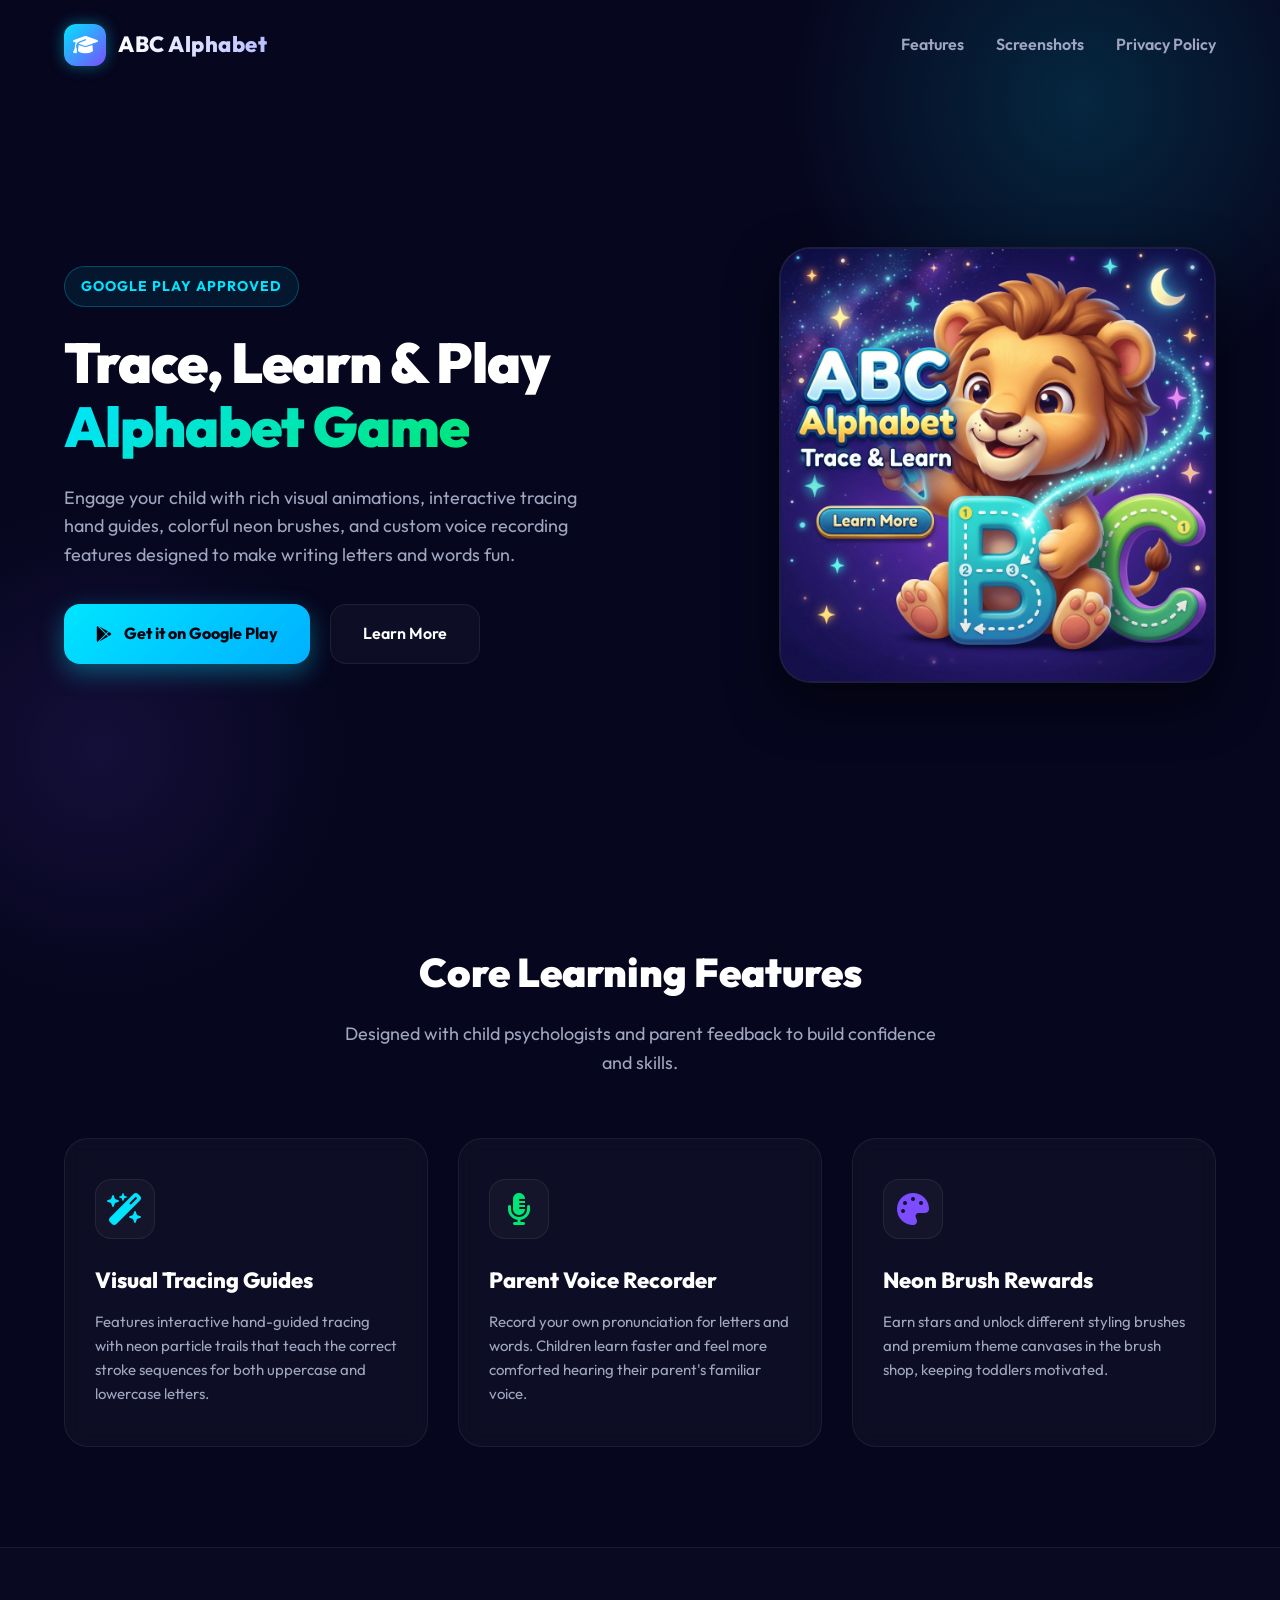
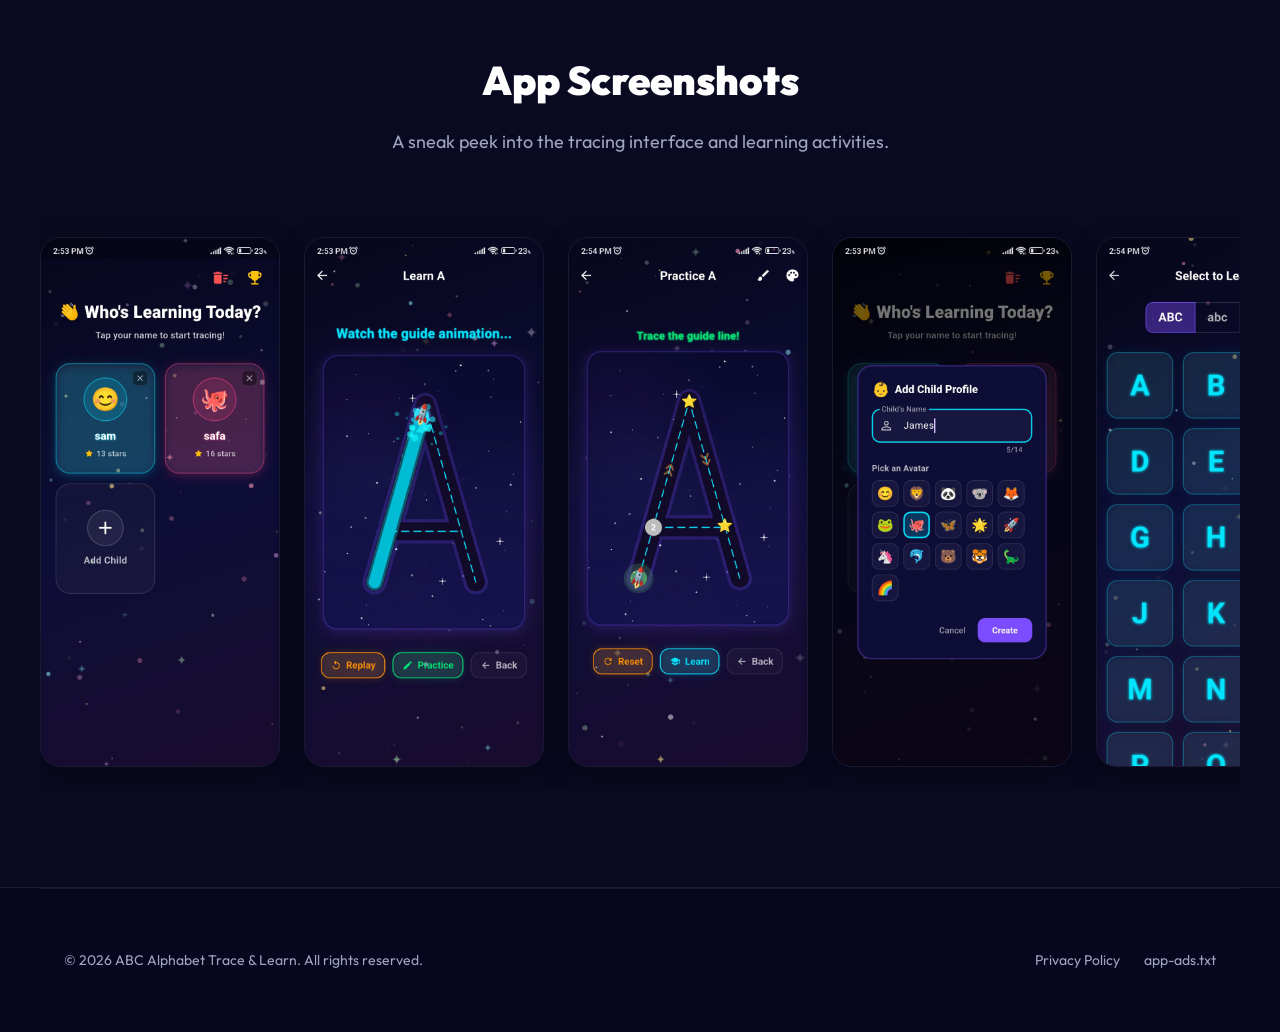
<file: index.html>
<!DOCTYPE html>
<html lang="en">
<head>
    <meta charset="UTF-8">
    <meta name="viewport" content="width=device-width, initial-scale=1.0">
    <title>ABC Alphabet Trace & Learn - Premium Tracing App for Kids</title>
    <!-- Google Fonts -->
    <link rel="preconnect" href="https://fonts.googleapis.com">
    <link rel="preconnect" href="https://fonts.gstatic.com" crossorigin>
    <link href="https://fonts.googleapis.com/css2?family=Outfit:wght@400;600;800;900&display=swap" rel="stylesheet">
    <!-- Stylesheet -->
    <link rel="stylesheet" href="styles.css">
    <!-- FontAwesome for Icons -->
    <link rel="stylesheet" href="https://cdnjs.cloudflare.com/ajax/libs/font-awesome/6.4.0/css/all.min.css">
</head>
<body>
    <div class="bg-glow-1"></div>
    <div class="bg-glow-2"></div>

    <!-- Header -->
    <header>
        <div class="logo">
            <div class="logo-icon"><i class="fa-solid fa-graduation-cap"></i></div>
            <div class="logo-text">ABC Alphabet</div>
        </div>
        <nav>
            <a href="#features">Features</a>
            <a href="#screenshots">Screenshots</a>
            <a href="privacy.html">Privacy Policy</a>
        </nav>
    </header>

    <!-- Hero Section -->
    <main class="hero">
        <div class="hero-content">
            <div class="badge">Google Play Approved</div>
            <h1 class="hero-title">Trace, Learn & Play <span>Alphabet Game</span></h1>
            <p class="hero-desc">
                Engage your child with rich visual animations, interactive tracing hand guides, colorful neon brushes, and custom voice recording features designed to make writing letters and words fun.
            </p>
            <div class="cta-group">
                <a href="https://play.google.com/store/apps/details?id=com.thaha.abcalphabetrace" class="btn-primary">
                    <i class="fa-brands fa-google-play"></i> Get it on Google Play
                </a>
                <a href="#features" class="btn-secondary">Learn More</a>
            </div>
        </div>
        <div class="hero-visual">
            <div class="graphic-wrapper">
                <img src="images/feature_graphic.png" alt="ABC Alphabet Trace & Learn Feature Graphic">
            </div>
        </div>
    </main>

    <!-- Features Section -->
    <section class="features-section" id="features">
        <div class="section-header">
            <h2>Core Learning Features</h2>
            <p>Designed with child psychologists and parent feedback to build confidence and skills.</p>
        </div>
        <div class="features-grid">
            <div class="feature-card">
                <div class="feature-icon" style="color: var(--accent-cyan);"><i class="fa-solid fa-wand-magic-sparkles"></i></div>
                <h3>Visual Tracing Guides</h3>
                <p>Features interactive hand-guided tracing with neon particle trails that teach the correct stroke sequences for both uppercase and lowercase letters.</p>
            </div>
            <div class="feature-card">
                <div class="feature-icon" style="color: var(--accent-green);"><i class="fa-solid fa-microphone-lines"></i></div>
                <h3>Parent Voice Recorder</h3>
                <p>Record your own pronunciation for letters and words. Children learn faster and feel more comforted hearing their parent's familiar voice.</p>
            </div>
            <div class="feature-card">
                <div class="feature-icon" style="color: var(--accent-purple);"><i class="fa-solid fa-palette"></i></div>
                <h3>Neon Brush Rewards</h3>
                <p>Earn stars and unlock different styling brushes and premium theme canvases in the brush shop, keeping toddlers motivated.</p>
            </div>
        </div>
    </section>

    <!-- Screenshots Section -->
    <section class="screenshots-section" id="screenshots">
        <div class="screenshots-container">
            <div class="section-header">
                <h2>App Screenshots</h2>
                <p>A sneak peek into the tracing interface and learning activities.</p>
            </div>
            <div class="screenshots-scroll">
                <div class="screenshot-item">
                    <img src="images/WhatsApp Image 2026-06-02 at 2.56.03 PM.jpeg" alt="Tracing Screen Letter A">
                </div>
                <div class="screenshot-item">
                    <img src="images/WhatsApp Image 2026-06-02 at 2.56.04 PM (1).jpeg" alt="Tracing Screen Letter B">
                </div>
                <div class="screenshot-item">
                    <img src="images/WhatsApp Image 2026-06-02 at 2.56.04 PM (2).jpeg" alt="Learning Canvas">
                </div>
                <div class="screenshot-item">
                    <img src="images/WhatsApp Image 2026-06-02 at 2.56.04 PM.jpeg" alt="Brush Customization">
                </div>
                <div class="screenshot-item">
                    <img src="images/WhatsApp Image 2026-06-02 at 2.56.05 PM (1).jpeg" alt="Game Scorecard">
                </div>
                <div class="screenshot-item">
                    <img src="images/WhatsApp Image 2026-06-02 at 2.56.05 PM.jpeg" alt="Learning Interface">
                </div>
                <div class="screenshot-item">
                    <img src="images/WhatsApp Image 2026-06-02 at 2.56.06 PM (1).jpeg" alt="Tracing Screen C">
                </div>
                <div class="screenshot-item">
                    <img src="images/WhatsApp Image 2026-06-02 at 2.56.06 PM (2).jpeg" alt="Word Selection">
                </div>
                <div class="screenshot-item">
                    <img src="images/WhatsApp Image 2026-06-02 at 2.56.06 PM.jpeg" alt="Practice Mode">
                </div>
                <div class="screenshot-item">
                    <img src="images/WhatsApp Image 2026-06-02 at 2.56.07 PM (1).jpeg" alt="Completed Tracing List">
                </div>
                <div class="screenshot-item">
                    <img src="images/WhatsApp Image 2026-06-02 at 2.56.07 PM.jpeg" alt="Home Dashboard">
                </div>
            </div>
        </div>
    </section>

    <!-- Footer -->
    <footer>
        <p>&copy; 2026 ABC Alphabet Trace & Learn. All rights reserved.</p>
        <div class="footer-links">
            <a href="privacy.html">Privacy Policy</a>
            <a href="app-ads.txt">app-ads.txt</a>
        </div>
    </footer>
</body>
</html>
</file>
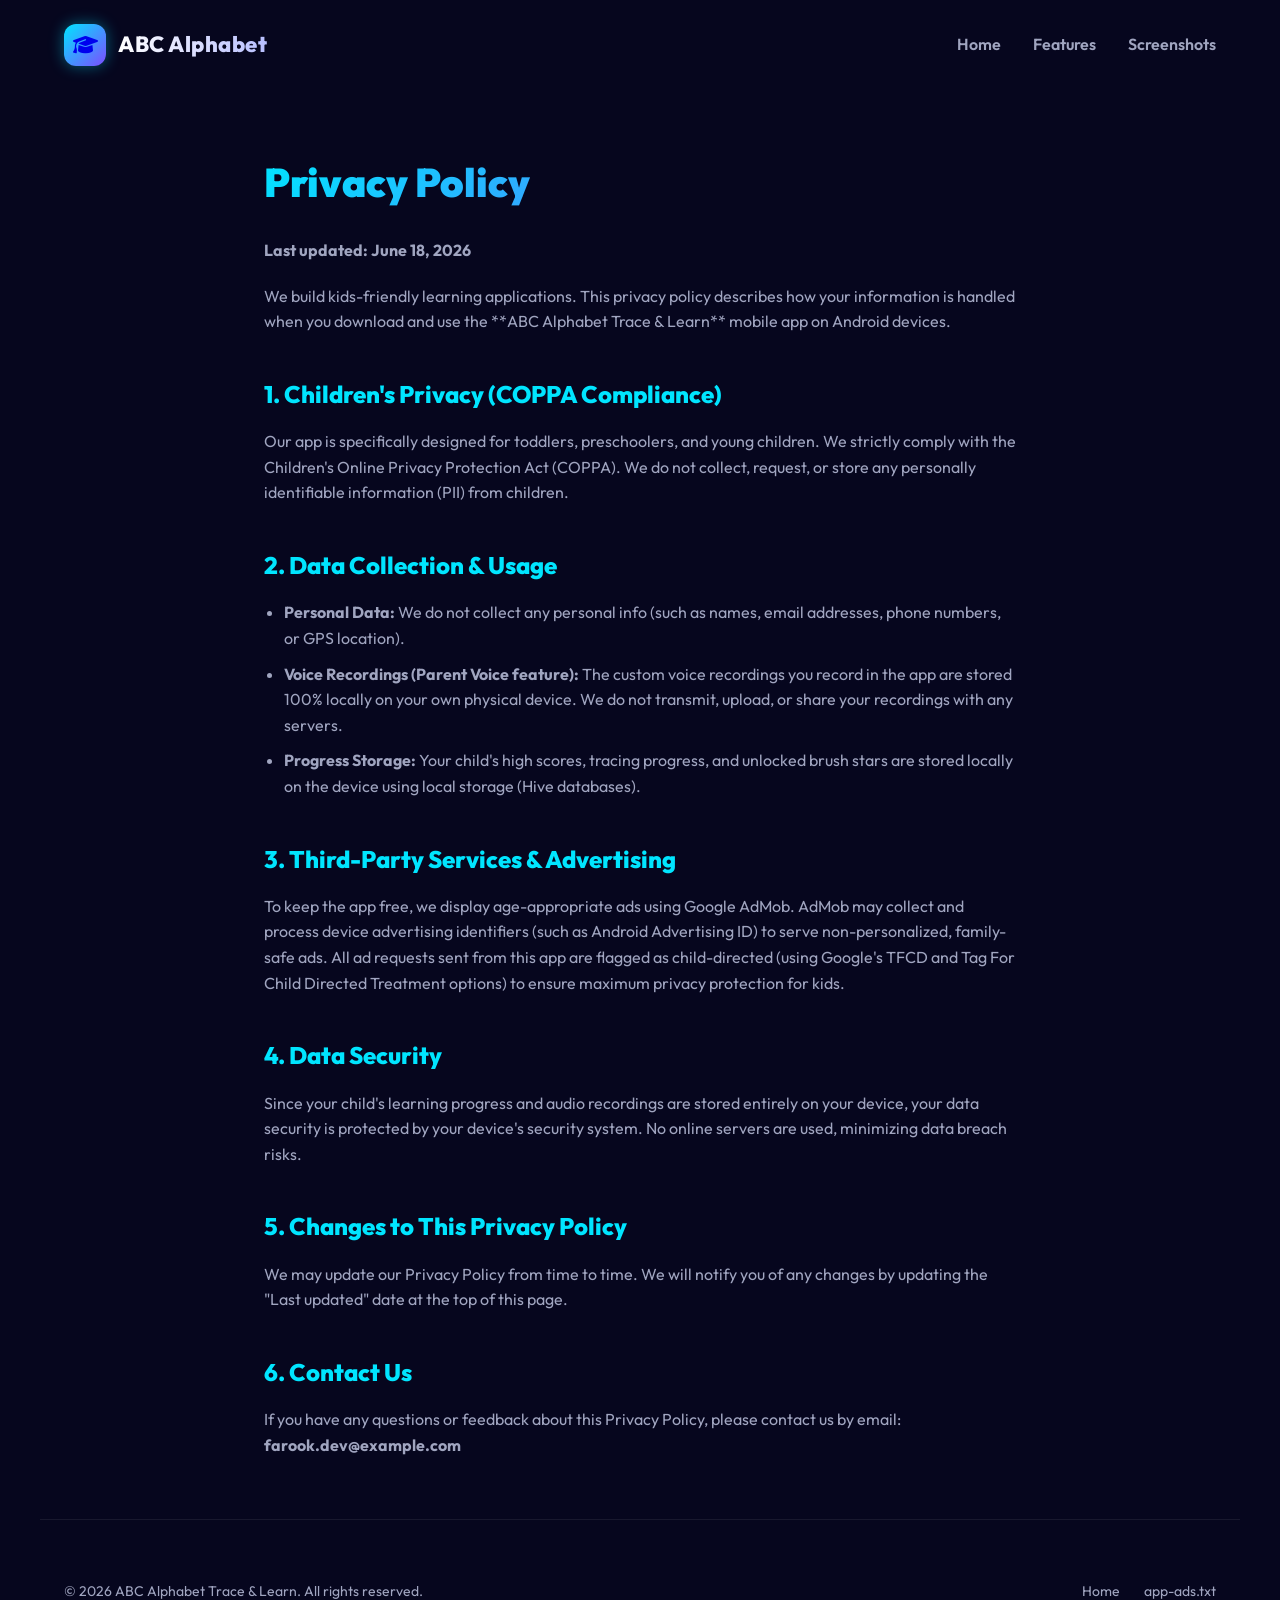
<file: privacy.html>
<!DOCTYPE html>
<html lang="en">
<head>
    <meta charset="UTF-8">
    <meta name="viewport" content="width=device-width, initial-scale=1.0">
    <title>Privacy Policy - ABC Alphabet Trace & Learn</title>
    <!-- Google Fonts -->
    <link rel="preconnect" href="https://fonts.googleapis.com">
    <link rel="preconnect" href="https://fonts.gstatic.com" crossorigin>
    <link href="https://fonts.googleapis.com/css2?family=Outfit:wght@400;600;800;900&display=swap" rel="stylesheet">
    <!-- Stylesheet -->
    <link rel="stylesheet" href="styles.css">
    <!-- FontAwesome for Icons -->
    <link rel="stylesheet" href="https://cdnjs.cloudflare.com/ajax/libs/font-awesome/6.4.0/css/all.min.css">
</head>
<body>
    <!-- Header -->
    <header>
        <div class="logo">
            <a href="index.html" style="text-decoration: none; display: flex; align-items: center; gap: 12px;">
                <div class="logo-icon"><i class="fa-solid fa-graduation-cap"></i></div>
                <div class="logo-text">ABC Alphabet</div>
            </a>
        </div>
        <nav>
            <a href="index.html">Home</a>
            <a href="index.html#features">Features</a>
            <a href="index.html#screenshots">Screenshots</a>
        </nav>
    </header>

    <!-- Privacy Content -->
    <div class="text-container">
        <h1>Privacy Policy</h1>
        <p><strong>Last updated: June 18, 2026</strong></p>
        
        <p>We build kids-friendly learning applications. This privacy policy describes how your information is handled when you download and use the **ABC Alphabet Trace & Learn** mobile app on Android devices.</p>

        <h2>1. Children's Privacy (COPPA Compliance)</h2>
        <p>Our app is specifically designed for toddlers, preschoolers, and young children. We strictly comply with the Children's Online Privacy Protection Act (COPPA). We do not collect, request, or store any personally identifiable information (PII) from children.</p>

        <h2>2. Data Collection & Usage</h2>
        <ul>
            <li><strong>Personal Data:</strong> We do not collect any personal info (such as names, email addresses, phone numbers, or GPS location).</li>
            <li><strong>Voice Recordings (Parent Voice feature):</strong> The custom voice recordings you record in the app are stored 100% locally on your own physical device. We do not transmit, upload, or share your recordings with any servers.</li>
            <li><strong>Progress Storage:</strong> Your child's high scores, tracing progress, and unlocked brush stars are stored locally on the device using local storage (Hive databases).</li>
        </ul>

        <h2>3. Third-Party Services & Advertising</h2>
        <p>To keep the app free, we display age-appropriate ads using Google AdMob. AdMob may collect and process device advertising identifiers (such as Android Advertising ID) to serve non-personalized, family-safe ads. All ad requests sent from this app are flagged as child-directed (using Google's TFCD and Tag For Child Directed Treatment options) to ensure maximum privacy protection for kids.</p>

        <h2>4. Data Security</h2>
        <p>Since your child's learning progress and audio recordings are stored entirely on your device, your data security is protected by your device's security system. No online servers are used, minimizing data breach risks.</p>

        <h2>5. Changes to This Privacy Policy</h2>
        <p>We may update our Privacy Policy from time to time. We will notify you of any changes by updating the "Last updated" date at the top of this page.</p>

        <h2>6. Contact Us</h2>
        <p>If you have any questions or feedback about this Privacy Policy, please contact us by email: <strong>farook.dev@example.com</strong></p>
    </div>

    <!-- Footer -->
    <footer>
        <p>&copy; 2026 ABC Alphabet Trace & Learn. All rights reserved.</p>
        <div class="footer-links">
            <a href="index.html">Home</a>
            <a href="app-ads.txt">app-ads.txt</a>
        </div>
    </footer>
</body>
</html>
</file>
<file: styles.css>
/* Global Styles & Reset */
* {
    margin: 0;
    padding: 0;
    box-sizing: border-box;
    font-family: 'Outfit', -apple-system, BlinkMacSystemFont, "Segoe UI", Roboto, sans-serif;
}

:root {
    --bg-color: #06061e;
    --text-primary: #ffffff;
    --text-secondary: #a0a5c0;
    --accent-cyan: #00e5ff;
    --accent-green: #00e676;
    --accent-purple: #7c4dff;
    --card-bg: rgba(255, 255, 255, 0.03);
    --card-border: rgba(255, 255, 255, 0.07);
}

body {
    background-color: var(--bg-color);
    color: var(--text-primary);
    overflow-x: hidden;
    line-height: 1.6;
}

/* Background Gradients (Decorative) */
.bg-glow-1 {
    position: absolute;
    width: 600px;
    height: 600px;
    top: -200px;
    right: -100px;
    background: radial-gradient(circle, rgba(0, 229, 255, 0.15) 0%, rgba(6, 6, 30, 0) 70%);
    z-index: -1;
    pointer-events: none;
}

.bg-glow-2 {
    position: absolute;
    width: 500px;
    height: 500px;
    bottom: -100px;
    left: -150px;
    background: radial-gradient(circle, rgba(124, 77, 255, 0.12) 0%, rgba(6, 6, 30, 0) 70%);
    z-index: -1;
    pointer-events: none;
}

/* Header & Navigation */
header {
    width: 100%;
    max-width: 1200px;
    margin: 0 auto;
    padding: 24px;
    display: flex;
    justify-content: space-between;
    align-items: center;
    position: relative;
    z-index: 10;
}

.logo {
    display: flex;
    align-items: center;
    gap: 12px;
}

.logo-icon {
    width: 42px;
    height: 42px;
    background: linear-gradient(135deg, var(--accent-cyan), var(--accent-purple));
    border-radius: 12px;
    display: flex;
    align-items: center;
    justify-content: center;
    font-size: 20px;
    font-weight: 800;
    box-shadow: 0 0 15px rgba(0, 229, 255, 0.4);
}

.logo-text {
    font-size: 22px;
    font-weight: 800;
    letter-spacing: 0.5px;
    background: linear-gradient(to right, #fff, #b8bfff);
    -webkit-background-clip: text;
    -webkit-text-fill-color: transparent;
}

nav {
    display: flex;
    gap: 32px;
}

nav a {
    color: var(--text-secondary);
    text-decoration: none;
    font-size: 16px;
    font-weight: 600;
    transition: color 0.3s ease;
}

nav a:hover {
    color: var(--accent-cyan);
}

/* Hero Section */
.hero {
    max-width: 1200px;
    margin: 0 auto;
    padding: 60px 24px;
    display: grid;
    grid-template-columns: 1.2fr 0.8fr;
    gap: 60px;
    align-items: center;
    min-height: calc(100vh - 150px);
}

.hero-content {
    display: flex;
    flex-direction: column;
    gap: 24px;
}

.badge {
    align-self: flex-start;
    padding: 8px 16px;
    background: rgba(0, 229, 255, 0.08);
    border: 1px solid rgba(0, 229, 255, 0.25);
    border-radius: 100px;
    font-size: 14px;
    font-weight: 700;
    color: var(--accent-cyan);
    letter-spacing: 1px;
    text-transform: uppercase;
}

.hero-title {
    font-size: 56px;
    font-weight: 900;
    line-height: 1.15;
    letter-spacing: -1px;
}

.hero-title span {
    background: linear-gradient(135deg, var(--accent-cyan), var(--accent-green));
    -webkit-background-clip: text;
    -webkit-text-fill-color: transparent;
}

.hero-desc {
    font-size: 18px;
    color: var(--text-secondary);
    max-width: 540px;
}

.cta-group {
    display: flex;
    gap: 20px;
    margin-top: 10px;
}

.btn-primary {
    display: flex;
    align-items: center;
    gap: 12px;
    padding: 16px 32px;
    background: linear-gradient(135deg, var(--accent-cyan), #00b0ff);
    color: #030310;
    text-decoration: none;
    font-weight: 750;
    font-size: 16px;
    border-radius: 16px;
    box-shadow: 0 8px 24px rgba(0, 229, 255, 0.35);
    transition: transform 0.3s ease, box-shadow 0.3s ease;
}

.btn-primary:hover {
    transform: translateY(-3px);
    box-shadow: 0 12px 30px rgba(0, 229, 255, 0.5);
}

.btn-secondary {
    display: flex;
    align-items: center;
    padding: 16px 32px;
    background: var(--card-bg);
    border: 1px solid var(--card-border);
    color: var(--text-primary);
    text-decoration: none;
    font-weight: 600;
    font-size: 16px;
    border-radius: 16px;
    transition: background-color 0.3s ease, border-color 0.3s ease;
}

.btn-secondary:hover {
    background: rgba(255, 255, 255, 0.07);
    border-color: rgba(255, 255, 255, 0.15);
}

/* Feature Graphic Frame */
.hero-visual {
    position: relative;
    display: flex;
    justify-content: center;
    align-items: center;
}

.graphic-wrapper {
    width: 100%;
    max-width: 440px;
    border-radius: 32px;
    overflow: hidden;
    border: 2px solid var(--card-border);
    box-shadow: 0 20px 50px rgba(0, 0, 0, 0.5);
    background: #0d0d36;
    transition: transform 0.5s ease;
}

.graphic-wrapper:hover {
    transform: translateY(-5px) scale(1.02);
}

.graphic-wrapper img {
    width: 100%;
    height: auto;
    display: block;
}

/* Features Grid */
.features-section {
    max-width: 1200px;
    margin: 0 auto;
    padding: 100px 24px;
}

.section-header {
    text-align: center;
    margin-bottom: 60px;
}

.section-header h2 {
    font-size: 40px;
    font-weight: 900;
    margin-bottom: 16px;
}

.section-header p {
    color: var(--text-secondary);
    font-size: 18px;
    max-width: 600px;
    margin: 0 auto;
}

.features-grid {
    display: grid;
    grid-template-columns: repeat(auto-fit, minmax(320px, 1fr));
    gap: 30px;
}

.feature-card {
    background: var(--card-bg);
    border: 1px solid var(--card-border);
    padding: 40px 30px;
    border-radius: 24px;
    backdrop-filter: blur(10px);
    transition: transform 0.3s ease, border-color 0.3s ease, box-shadow 0.3s ease;
}

.feature-card:hover {
    transform: translateY(-5px);
    border-color: rgba(0, 229, 255, 0.3);
    box-shadow: 0 10px 30px rgba(0, 229, 255, 0.05);
}

.feature-icon {
    font-size: 32px;
    margin-bottom: 24px;
    width: 60px;
    height: 60px;
    background: rgba(255, 255, 255, 0.03);
    border-radius: 16px;
    display: flex;
    align-items: center;
    justify-content: center;
    border: 1px solid var(--card-border);
}

.feature-card h3 {
    font-size: 22px;
    font-weight: 800;
    margin-bottom: 12px;
}

.feature-card p {
    color: var(--text-secondary);
    font-size: 15px;
}

/* Screenshots Slider */
.screenshots-section {
    background: rgba(255, 255, 255, 0.01);
    border-top: 1px solid var(--card-border);
    border-bottom: 1px solid var(--card-border);
    padding: 100px 24px;
}

.screenshots-container {
    max-width: 1200px;
    margin: 0 auto;
}

.screenshots-scroll {
    display: flex;
    gap: 24px;
    overflow-x: auto;
    padding: 20px 0;
    scroll-snap-type: x mandatory;
    scrollbar-width: none; /* Firefox */
}

.screenshots-scroll::-webkit-scrollbar {
    display: none; /* Safari and Chrome */
}

.screenshot-item {
    flex: 0 0 240px;
    scroll-snap-align: start;
    border-radius: 20px;
    overflow: hidden;
    border: 1px solid var(--card-border);
    box-shadow: 0 10px 30px rgba(0, 0, 0, 0.3);
    transition: transform 0.3s ease;
}

.screenshot-item:hover {
    transform: scale(1.05);
}

.screenshot-item img {
    width: 100%;
    height: auto;
    display: block;
}

/* Footer Section */
footer {
    max-width: 1200px;
    margin: 0 auto;
    padding: 60px 24px;
    border-top: 1px solid var(--card-border);
    display: flex;
    justify-content: space-between;
    align-items: center;
    color: var(--text-secondary);
    font-size: 14px;
}

.footer-links {
    display: flex;
    gap: 24px;
}

.footer-links a {
    color: var(--text-secondary);
    text-decoration: none;
    transition: color 0.3s ease;
}

.footer-links a:hover {
    color: var(--accent-cyan);
}

/* Privacy Page / Terms Styling */
.text-container {
    max-width: 800px;
    margin: 60px auto;
    padding: 0 24px;
}

.text-container h1 {
    font-size: 40px;
    font-weight: 900;
    margin-bottom: 24px;
    background: linear-gradient(135deg, var(--accent-cyan), var(--accent-purple));
    -webkit-background-clip: text;
    -webkit-text-fill-color: transparent;
}

.text-container h2 {
    font-size: 24px;
    font-weight: 800;
    margin-top: 40px;
    margin-bottom: 16px;
    color: var(--accent-cyan);
}

.text-container p, .text-container ul {
    margin-bottom: 20px;
    color: var(--text-secondary);
    font-size: 16px;
}

.text-container ul {
    padding-left: 20px;
}

.text-container li {
    margin-bottom: 10px;
}

/* Responsive styles */
@media (max-width: 968px) {
    .hero {
        grid-template-columns: 1fr;
        text-align: center;
        gap: 40px;
        padding-top: 20px;
    }
    
    .badge, .cta-group {
        align-self: center;
    }
    
    .hero-desc {
        margin: 0 auto;
    }
    
    .hero-title {
        font-size: 42px;
    }
}

@media (max-width: 600px) {
    header {
        flex-direction: column;
        gap: 16px;
    }
    
    nav {
        gap: 20px;
    }
    
    .cta-group {
        flex-direction: column;
        width: 100%;
        max-width: 320px;
        margin: 10px auto 0;
    }
    
    footer {
        flex-direction: column;
        gap: 20px;
        text-align: center;
    }
}
</file>
